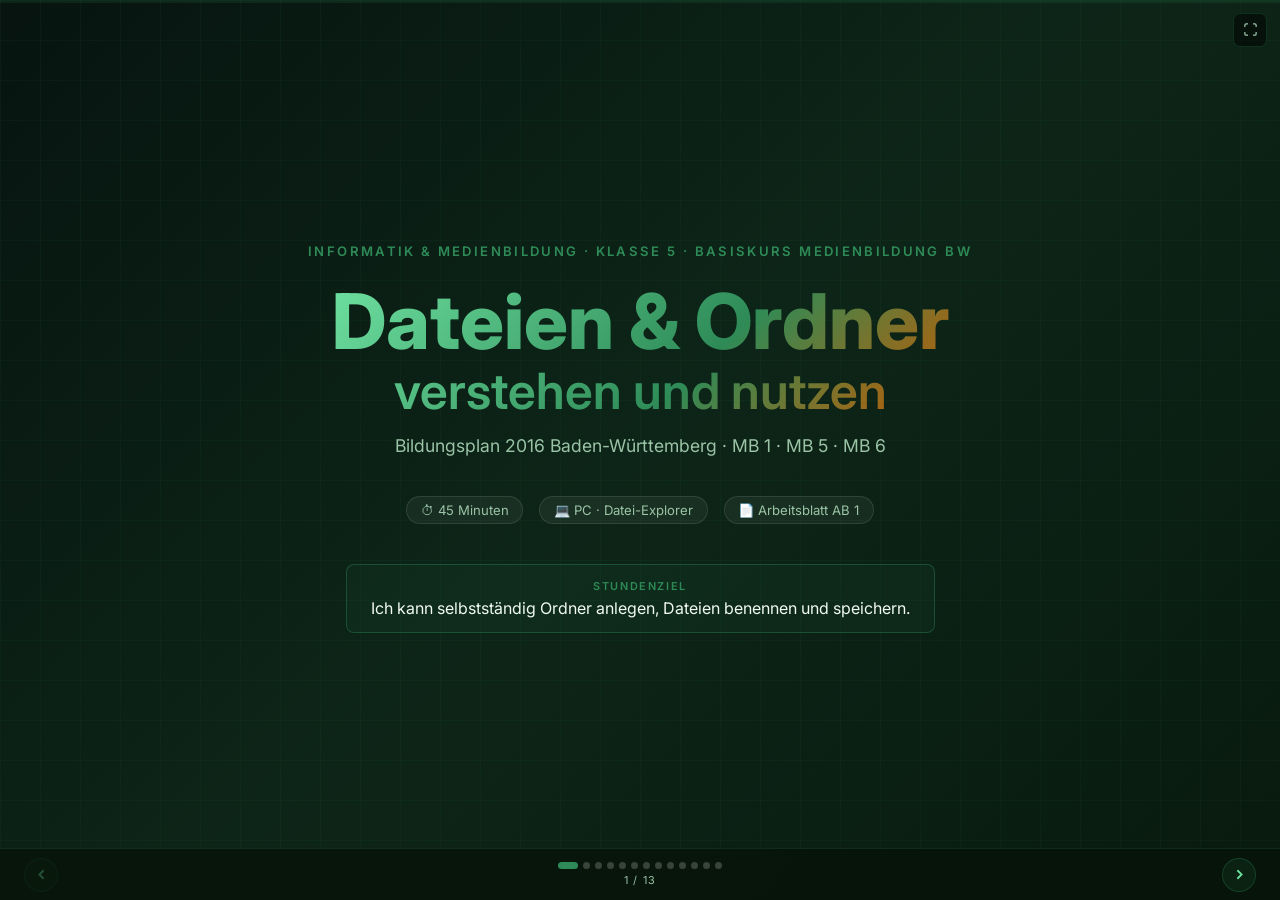
<file: index.html>
<!DOCTYPE html>
<html lang="de">

<head>
  <meta charset="UTF-8" />
  <meta name="viewport" content="width=device-width, initial-scale=1.0" />
  <title>Dateien & Ordner – Informatik Klasse 5</title>
  <link rel="preconnect" href="https://fonts.googleapis.com" />
  <link href="https://fonts.googleapis.com/css2?family=Inter:wght@300;400;500;600;700;800&display=swap"
    rel="stylesheet" />
  <link rel="stylesheet" href="style.css" />
  <link rel="stylesheet" href="schueler.css" />
</head>

<body>
  <div class="presentation" id="presentation">

    <!-- SLIDE 1 – TITEL -->
    <section class="slide slide--title" id="slide-1" data-slide="1">
      <div class="slide__content slide__content--centered">
        <div class="eyebrow">Informatik & Medienbildung · Klasse 5 · Basiskurs Medienbildung BW</div>
        <h1 class="title-main">Dateien &amp; Ordner<br><span>verstehen und nutzen</span></h1>
        <p class="title-sub">Bildungsplan 2016 Baden-Württemberg · MB 1 · MB 5 · MB 6</p>
        <div class="title-meta">
          <span>⏱ 45 Minuten</span>
          <span>💻 PC · Datei-Explorer</span>
          <span>📄 Arbeitsblatt AB 1</span>
        </div>
        <div class="title-lf">
          <span class="lf-label">Stundenziel</span>
          <span>Ich kann selbstständig Ordner anlegen, Dateien benennen und speichern.</span>
        </div>
      </div>
      <div class="bg-grid"></div>
    </section>

    <!-- SLIDE 2 – EINSTIEG -->
    <section class="slide" id="slide-2" data-slide="2">
      <div class="slide__content">
        <div class="phase-badge phase--einstieg">Phase 1 · Einstieg · 5 Min.</div>
        <h2 class="slide__heading">Was ist hier das Problem?</h2>
        <div class="einstieg-layout">
          <div class="desktop-chaos">
            <div class="chaos-label">🖥️ Desktop einer 5.-Klässlerin:</div>
            <div class="chaos-files">
              <span class="file-icon">📄 hausaufgaben.docx</span>
              <span class="file-icon">📄 bild1.jpg</span>
              <span class="file-icon">📄 NEU NEU.docx</span>
              <span class="file-icon">📄 asdfgh.pptx</span>
              <span class="file-icon">📄 Deutsch Referat FINAL(2).docx</span>
              <span class="file-icon">📄 unbenannt.jpg</span>
              <span class="file-icon">📄 Mathe HA 23.04.docx</span>
              <span class="file-icon">📄 kopie von kopie.docx</span>
              <span class="file-icon">📄 bild neu2.png</span>
              <span class="file-icon">📄 Praesentation endgültig FINAL.pptx</span>
              <span class="file-icon">📄 ?.docx</span>
              <span class="file-icon">📄 test123.docx</span>
            </div>
          </div>
          <div class="screenshot-placeholder" id="sp-einstieg">
            <div class="sp-icon">📷</div>
            <div class="sp-label">Screenshot: Echter unordentlicher Ordner</div>
            <div class="sp-hint">Bild hier einfügen (Datei: einstieg.png im selben Ordner)</div>
            <img src="einstieg.png" alt="Unordentlicher Ordner" />
          </div>
        </div>
        <div class="impulse-row">
          <div class="impulse-box">
            <span class="imp-icon">💬</span>
            <p>Könnt ihr die <strong>Hausaufgaben-Datei von letzter Woche</strong> finden?</p>
          </div>
          <div class="impulse-box impulse-box--frage">
            <span class="imp-icon">❓</span>
            <p>Was ist hier das <strong>Problem</strong>? Was würdest du <strong>ändern</strong>?</p>
          </div>
        </div>
      </div>
    </section>

    <!-- SLIDE 3 – THEORIE: DATEI vs ORDNER -->
    <section class="slide" id="slide-3" data-slide="3">
      <div class="slide__content">
        <div class="phase-badge phase--erarbeitung">Phase 2 · Erarbeitung I · Theorie · 10 Min.</div>
        <h2 class="slide__heading">Datei vs. Ordner – Was ist der Unterschied?</h2>
        <div class="konzept-grid">
          <div class="konzept-card konzept-card--ordner">
            <div class="kk-icon">📁</div>
            <h3>Ordner</h3>
            <p>Ein <strong>Behälter</strong> für Dateien und andere Ordner.</p>
            <div class="kk-analogie">= Hefter / Schublade</div>
            <div class="kk-examples"><span>.Informatik_5</span><span>Bilder</span><span>Aufgaben</span></div>
          </div>
          <div class="konzept-vs">VS.</div>
          <div class="konzept-card konzept-card--datei">
            <div class="kk-icon">📄</div>
            <h3>Datei</h3>
            <p>Ein <strong>einzelnes gespeichertes Dokument</strong>, Bild oder Programm.</p>
            <div class="kk-analogie">= Blatt Papier im Hefter</div>
            <div class="kk-examples"><span>bericht.docx</span><span>foto.jpg</span><span>praesi.pptx</span></div>
          </div>
        </div>
      </div>
    </section>

    <!-- SLIDE 4 – DATEI-EXPLORER AUFBAU (NEU) -->
    <section class="slide" id="slide-4" data-slide="4">
      <div class="slide__content">
        <div class="phase-badge phase--erarbeitung">Phase 2 · Erarbeitung I · Datei-Explorer · 10 Min.</div>
        <h2 class="slide__heading">Der Datei-Explorer – Aufbau &amp; Bereiche</h2>
        <div class="explorer-split">
          <div class="explorer-info">
            <div class="explorer-aufbau">
              <div class="ea-label">🔍 Öffnen: <kbd>⊞ Windows</kbd> + <kbd>E</kbd></div>
              <div class="ea-bereiche">
                <div class="ea-bereich"><span class="ea-num">①</span> <strong>Navigationsbereich</strong> (links) –
                  Ordnerstruktur / Laufwerke</div>
                <div class="ea-bereich"><span class="ea-num">②</span> <strong>Inhaltsbereich</strong> (rechts) – Dateien
                  &amp; Ordner des gewählten Ordners</div>
                <div class="ea-bereich"><span class="ea-num">③</span> <strong>Adressleiste</strong> (oben) – zeigt den
                  aktuellen Pfad</div>
              </div>
            </div>
            <div class="merkbox" style="margin-top:1rem">💡 Der <strong>Pfad</strong> zeigt dir genau, wo eine Datei
              liegt, z.&nbsp;B. <code>H:\Informatik_5\Aufgaben\</code></div>
          </div>
          <div class="screenshot-placeholder" id="sp-explorer">
            <div class="sp-icon">📷</div>
            <div class="sp-label">Screenshot: Datei-Explorer mit Beschriftung</div>
            <div class="sp-hint">Bild hier einfügen (Datei: explorer.png im selben Ordner)</div>
            <img src="explorer.png" alt="Datei-Explorer Aufbau" />
          </div>
        </div>
      </div>
    </section>

    <!-- SLIDE 5 – BENENNUNGSREGELN -->
    <section class="slide" id="slide-5" data-slide="5">
      <div class="slide__content">
        <div class="phase-badge phase--erarbeitung">Phase 2 · Erarbeitung I · Benennungsregeln · 10 Min.</div>
        <h2 class="slide__heading">Regeln für gute Datei- &amp; Ordnernamen</h2>
        <div class="konzept-grid" style="flex:1">
          <div class="konzept-card" style="border-color:rgba(46,139,87,.4);background:rgba(46,139,87,.07);flex:1">
            <div class="kk-icon">✅</div>
            <h3 style="color:#6EE0A0">Gute Namen</h3>
            <div style="display:flex;flex-direction:column;gap:.5rem;text-align:left;font-size:.88rem">
              <div>📌 Aussagekräftig: <code>Mathe_HA_Kapitel3.docx</code></div>
              <div>📌 Datum wenn sinnvoll: <code>Referat_Rom_2025-04.pptx</code></div>
              <div>📌 Unterstrich statt Leerzeichen: <code>Mein_Bericht.docx</code></div>
              <div>📌 Nur Buchstaben, Zahlen, Bindestrich, Unterstrich</div>
            </div>
          </div>
          <div class="konzept-vs" style="color:var(--orange)">VS.</div>
          <div class="konzept-card" style="border-color:rgba(200,90,0,.4);background:rgba(200,90,0,.07);flex:1">
            <div class="kk-icon">❌</div>
            <h3 style="color:#F5A060">Schlechte Namen</h3>
            <div style="display:flex;flex-direction:column;gap:.5rem;text-align:left;font-size:.88rem">
              <div>⚠️ Nichtssagend: <code>unbenannt.docx</code>, <code>NEU.docx</code></div>
              <div>⚠️ Sonderzeichen: <code>Aufsätz!&amp;Co.docx</code></div>
              <div>⚠️ Leerzeichen am Anfang: <code> bericht.docx</code></div>
              <div>⚠️ Durchnummeriert ohne Inhalt: <code>datei1, datei2, datei3</code></div>
            </div>
          </div>
        </div>
        <div class="merkbox">💡 <strong>Faustregel:</strong> Kann ich in 6 Monaten noch erkennen, was in dieser Datei
          ist?</div>
      </div>
    </section>

    <!-- SLIDE 6 – DATEIERWEITERUNGEN -->
    <section class="slide" id="slide-6" data-slide="6">
      <div class="slide__content">
        <div class="phase-badge phase--erarbeitung">Phase 2 · Erarbeitung I · Dateierweiterungen · 10 Min.</div>
        <h2 class="slide__heading">Dateierweiterungen – Was steckt hinter dem Punkt?</h2>
        <p class="aufgabe-intro">Die Dateiendung zeigt, <strong>welches Programm</strong> eine Datei öffnet und was sie
          enthält.</p>
        <div class="endungen-grid" style="max-width:100%;flex:1">
          <div class="endungen-col">
            <div class="endung-item"><span class="endung-tag">.docx</span></div>
            <div class="endung-item"><span class="endung-tag">.pptx</span></div>
            <div class="endung-item"><span class="endung-tag">.jpg / .png</span></div>
            <div class="endung-item"><span class="endung-tag">.xlsx</span></div>
            <div class="endung-item"><span class="endung-tag">.mp3</span></div>
            <div class="endung-item"><span class="endung-tag">.pdf</span></div>
          </div>
          <div class="endungen-arrows">→<br />→<br />→<br />→<br />→<br />→</div>
          <div class="endungen-col">
            <div class="prog-item">🔵 Microsoft Word – Textdokument</div>
            <div class="prog-item">🟣 Microsoft PowerPoint – Präsentation</div>
            <div class="prog-item">🖼️ Bildbetrachter (Windows Fotos) – Bild</div>
            <div class="prog-item">🟠 Microsoft Excel – Tabelle</div>
            <div class="prog-item">🎵 Musikplayer – Audiodatei</div>
            <div class="prog-item">🔴 Adobe Reader / Browser – PDF-Dokument</div>
          </div>
        </div>
        <div class="merkbox">💡 <strong>Merkhilfe:</strong> Dateiname<strong>.</strong>Erweiterung – z. B.
          <code>Hausaufgaben<strong>.docx</strong></code> → Word-Datei</div>
      </div>
    </section>

    <!-- SLIDE 7 – SHORTCUTS -->
    <section class="slide" id="slide-7" data-slide="7">
      <div class="slide__content">
        <div class="phase-badge phase--erarbeitung">Phase 2 · Erarbeitung I · Shortcuts · 10 Min.</div>
        <h2 class="slide__heading">Die wichtigsten Tastenkürzel</h2>
        <div class="shortcuts-grid">
          <div class="shortcut-card shortcut-card--copy">
            <div class="sc-keys"><kbd>Strg</kbd>+<kbd>C</kbd></div>
            <div class="sc-icon">📋</div>
            <div class="sc-name">Kopieren</div>
            <div class="sc-desc">Das Original bleibt am alten Ort erhalten – <strong>eine Kopie</strong> wird erstellt.
            </div>
          </div>
          <div class="shortcut-card shortcut-card--cut">
            <div class="sc-keys"><kbd>Strg</kbd>+<kbd>X</kbd></div>
            <div class="sc-icon">✂️</div>
            <div class="sc-name">Ausschneiden</div>
            <div class="sc-desc">Das Original wird <strong>entfernt</strong> und woanders eingefügt.</div>
          </div>
          <div class="shortcut-card shortcut-card--paste">
            <div class="sc-keys"><kbd>Strg</kbd>+<kbd>V</kbd></div>
            <div class="sc-icon">📌</div>
            <div class="sc-name">Einfügen</div>
            <div class="sc-desc">Fügt das Kopierte oder Ausgeschnittene <strong>an der neuen Stelle</strong> ein.</div>
          </div>
          <div class="shortcut-card shortcut-card--undo">
            <div class="sc-keys"><kbd>Strg</kbd>+<kbd>Z</kbd></div>
            <div class="sc-icon">↩️</div>
            <div class="sc-name">Rückgängig</div>
            <div class="sc-desc">Macht den <strong>letzten Schritt</strong> rückgängig. Sehr nützlich!</div>
          </div>
          <div class="shortcut-card shortcut-card--all">
            <div class="sc-keys"><kbd>Strg</kbd>+<kbd>A</kbd></div>
            <div class="sc-icon">🔲</div>
            <div class="sc-name">Alles auswählen</div>
            <div class="sc-desc">Markiert <strong>alle Dateien</strong> im aktuellen Ordner.</div>
          </div>
          <div class="shortcut-card shortcut-card--explorer">
            <div class="sc-keys"><kbd>⊞</kbd>+<kbd>E</kbd></div>
            <div class="sc-icon">📂</div>
            <div class="sc-name">Datei-Explorer</div>
            <div class="sc-desc">Öffnet den Datei-Explorer <strong>sofort</strong>.</div>
          </div>
        </div>
        <div class="merkbox">
          💡 <strong>Merkhilfe:</strong> C = <em>C</em>opy · X = Schere (Kreuz) · V = klebt ein
        </div>
      </div>
    </section>

    <!-- SLIDE 8 – AUFGABE 1 -->
    <section class="slide slide--aufgabe" id="slide-8" data-slide="8">
      <div class="slide__content">
        <div class="phase-badge phase--aufgabe">⚙️ Aufgabe 1 · Begriffe zuordnen · AB 1</div>
        <h2 class="slide__heading">Was ist was? Ordne zu! <span class="mb-tag">[MB 1]</span></h2>
        <p class="aufgabe-intro">Schreibe die passende Zahl in das Kästchen. <strong>Klicke auf eine Erklärung</strong>
          um die Lösung aufzudecken! 👆</p>
        <div class="zuordnung-layout">
          <div class="zuordnung-col">
            <div class="zu-header">Begriffe</div>
            <div class="zu-item"><span class="zu-num">1</span> Datei</div>
            <div class="zu-item"><span class="zu-num">2</span> Ordner</div>
            <div class="zu-item"><span class="zu-num">3</span> Dateiname</div>
            <div class="zu-item"><span class="zu-num">4</span> Dateiendung</div>
            <div class="zu-item"><span class="zu-num">5</span> Datei-Explorer</div>
            <div class="zu-item"><span class="zu-num">6</span> Schüleraccount</div>
            <div class="zu-item"><span class="zu-num">7</span> Kopieren (Strg+C)</div>
            <div class="zu-item"><span class="zu-num">8</span> Ausschneiden (Strg+X)</div>
            <div class="zu-item"><span class="zu-num">9</span> Einfügen (Strg+V)</div>
          </div>
          <div class="zuordnung-col">
            <div class="zu-header">Erklärungen</div>
            <div class="zu-item zu-item--leer" data-answer="5"><span class="zu-box">[ ]</span> Das Programm in Windows,
              mit dem ich Dateien und Ordner verwalte.</div>
            <div class="zu-item zu-item--leer" data-answer="2"><span class="zu-box">[ ]</span> Ein Behälter für andere
              Dateien oder Ordner – wie ein Hefter.</div>
            <div class="zu-item zu-item--leer" data-answer="6"><span class="zu-box">[ ]</span> Mein persönlicher Bereich
              auf dem Schulcomputer (H:\ oder S:\).</div>
            <div class="zu-item zu-item--leer" data-answer="4"><span class="zu-box">[ ]</span> Die Abkürzung hinter dem
              Punkt im Dateinamen, z. B. .docx oder .jpg.</div>
            <div class="zu-item zu-item--leer" data-answer="1"><span class="zu-box">[ ]</span> Ein einzelnes
              gespeichertes Dokument, Bild oder Programm.</div>
            <div class="zu-item zu-item--leer" data-answer="3"><span class="zu-box">[ ]</span> Der selbst gewählte Name
              einer Datei, z. B. „Meine_Geschichte".</div>
            <div class="zu-item zu-item--leer" data-answer="9"><span class="zu-box">[ ]</span> Fügt die zuletzt kopierte
              oder ausgeschnittene Datei an der neuen Stelle ein.</div>
            <div class="zu-item zu-item--leer" data-answer="7"><span class="zu-box">[ ]</span> Datei wird dupliziert –
              das Original bleibt am alten Ort erhalten.</div>
            <div class="zu-item zu-item--leer" data-answer="8"><span class="zu-box">[ ]</span> Datei wird aus dem alten
              Ort entfernt und woanders eingefügt.</div>
          </div>
        </div>
      </div>
    </section>

    <!-- SLIDE 9 – AB 2: SPICKZETTEL -->
    <section class="slide slide--aufgabe" id="slide-9" data-slide="9">
      <div class="slide__content">
        <div class="phase-badge phase--aufgabe">⚙️ Aufgabe 2 · Shortcuts-Spickzettel · AB 1</div>
        <h2 class="slide__heading">Mein Shortcuts-Spickzettel <span class="mb-tag">[MB 1]</span></h2>
        <p class="aufgabe-intro">Trage die fehlenden Informationen ein und schneide den Spickzettel aus – er hilft dir
          in jeder Stunde!</p>
        <div class="spickzettel">
          <div class="sz-header">✂️ – – – – – – – – – – – – – – – – – – – – – – – – – – – – – – –</div>
          <div class="sz-title">📌 Mein Shortcuts-Spickzettel</div>
          <div class="sz-table">
            <div class="sz-row sz-row--head">
              <span>Tastenkürzel</span><span>Aktion</span><span>Merkhilfe</span>
            </div>
            <div class="sz-row">
              <span><kbd>Strg</kbd>+<kbd>C</kbd></span>
              <span><span class="spoiler">Kopieren</span></span>
              <span>Original bleibt erhalten</span>
            </div>
            <div class="sz-row">
              <span><kbd>Strg</kbd>+<kbd>X</kbd></span>
              <span><span class="spoiler">Ausschneiden</span></span>
              <span>Original wird entfernt</span>
            </div>
            <div class="sz-row">
              <span><kbd>Strg</kbd>+<kbd>V</kbd></span>
              <span><span class="spoiler">Einfügen</span></span>
              <span>Fügt ein</span>
            </div>
            <div class="sz-row">
              <span><kbd>Strg</kbd>+<kbd>Z</kbd></span>
              <span>Rückgängig</span>
              <span>Letzten Schritt zurück</span>
            </div>
            <div class="sz-row">
              <span><kbd>Strg</kbd>+<kbd>A</kbd></span>
              <span>Alles auswählen</span>
              <span>Alle Dateien markieren</span>
            </div>
            <div class="sz-row">
              <span><kbd>⊞</kbd>+<kbd>E</kbd></span>
              <span>Datei-Explorer öffnen</span>
              <span>Schnell in den Explorer</span>
            </div>
          </div>
          <div class="sz-footer">✂️ – – – – – – – – – – – – – – – – – – – – – – – – – – – – – – –</div>
        </div>
      </div>
    </section>

    <!-- SLIDE 10 – AB 3: ORDNERSTRUKTUR -->
    <section class="slide slide--aufgabe" id="slide-10" data-slide="10">
      <div class="slide__content">
        <div class="phase-badge phase--aufgabe">⚙️ Aufgabe 3 · Ordnerstruktur anlegen · AB 1 · EA 15 Min.</div>
        <h2 class="slide__heading">Ordnerstruktur anlegen &amp; Shortcuts üben <span class="mb-tag">[MB 1, MB 5]</span>
        </h2>
        <div class="aufgabe2-layout">
          <div class="schritte-col">
            <div class="schritt-item schritt-item--ordner">
              <span class="schritt-num">①</span>
              <div><strong>Datei-Explorer öffnen</strong><br />Drücke <kbd>⊞</kbd> + <kbd>E</kbd></div>
            </div>
            <div class="schritt-item schritt-item--ordner">
              <span class="schritt-num">②</span>
              <div><strong>Schüleraccount öffnen</strong><br />Laufwerk H:\ oder S:\</div>
            </div>
            <div class="schritt-item schritt-item--ordner">
              <span class="schritt-num">③</span>
              <div><strong>Neuen Ordner anlegen:</strong><br /><code>Informatik_5</code></div>
            </div>
            <div class="schritt-item schritt-item--ordner">
              <span class="schritt-num">④</span>
              <div><strong>3 Unterordner erstellen:</strong><br /><code>Aufgaben</code> · <code>Praesentationen</code> ·
                <code>Bilder</code></div>
            </div>
            <div class="schritt-item schritt-item--copy">
              <span class="schritt-num">⑤</span>
              <div>
                <strong>KOPIEREN:</strong> Klicke eine Datei an →
                <kbd>Strg</kbd>+<kbd>C</kbd> →
                Ordner „Aufgaben" öffnen →
                <kbd>Strg</kbd>+<kbd>V</kbd>
                <div class="check-frage">✏️ Ist die Datei noch am alten Ort? <strong>Ja / Nein</strong></div>
              </div>
            </div>
            <div class="schritt-item schritt-item--cut">
              <span class="schritt-num">⑥</span>
              <div>
                <strong>AUSSCHNEIDEN:</strong> Dieselbe Datei →
                <kbd>Strg</kbd>+<kbd>X</kbd> →
                Ordner „Praesentationen" →
                <kbd>Strg</kbd>+<kbd>V</kbd>
                <div class="check-frage">✏️ Ist die Datei noch am alten Ort? <strong>Ja / Nein</strong></div>
              </div>
            </div>
            <div class="schritt-item schritt-item--reflect">
              <span class="schritt-num">⑦</span>
              <div><strong>Erkläre den Unterschied in einem Satz:</strong><br />
                <span class="spoiler" style="margin-top:.4rem;display:inline-block">Beim Kopieren bleibt die
                  Originaldatei erhalten, beim Ausschneiden wird sie an den neuen Ort verschoben.</span>
              </div>
            </div>
            <div class="schritt-item schritt-item--partner">
              <span class="schritt-num">⑧</span>
              <div><strong>Zeige deiner Sitznachbarin / deinem Sitznachbarn</strong> die Struktur. Kontrolliert
                gegenseitig!</div>
            </div>
          </div>
          <div class="struktur-viz">
            <div class="viz-label">🗂️ Ziel-Struktur</div>
            <div class="viz-tree">
              <div class="vt-root">📁 Schüleraccount (H:\)</div>
              <div class="vt-level1">📁 Informatik_5</div>
              <div class="vt-level2">📁 Aufgaben</div>
              <div class="vt-level2">📁 Praesentationen</div>
              <div class="vt-level2">📁 Bilder</div>
            </div>
          </div>
        </div>
      </div>
    </section>


    <!-- SLIDE 11 – AB 4: BESCHRIFTE DEN DATEI-EXPLORER -->
    <section class="slide slide--aufgabe" id="slide-11" data-slide="11">
      <div class="slide__content">
        <div class="phase-badge phase--aufgabe">⚙️ Aufgabe 4 · Beschrifte den Datei-Explorer · AB 1</div>
        <h2 class="slide__heading">Beschrifte den Datei-Explorer <span class="mb-tag">[MB 1]</span></h2>
        <p class="aufgabe-intro">Die drei Bereiche im Datei-Explorer sind mit Nummern markiert. Schreibe den richtigen
          Begriff aus dem Wortkasten in die Zeile.</p>
        <div class="explorer-split">
          <div class="explorer-info">
            <div class="merkbox" style="margin-bottom:1rem">📓 <strong>Wortkasten:</strong> &nbsp; Adressleiste
              &nbsp;·&nbsp; Navigationsbereich &nbsp;·&nbsp; Inhaltsbereich</div>
            <div class="beschrifte-grid">
              <div class="beschrifte-item">
                <span class="beschrifte-num">1</span>
                <span class="spoiler">Adressleiste</span>
              </div>
              <div class="beschrifte-item">
                <span class="beschrifte-num">2</span>
                <span class="spoiler">Navigationsbereich</span>
              </div>
              <div class="beschrifte-item">
                <span class="beschrifte-num">3</span>
                <span class="spoiler">Inhaltsbereich</span>
              </div>
            </div>
            <div class="merkbox" style="margin-top:1rem">💡 <strong>Tipp:</strong> Schaue dir nochmal Folie 4 an – dort
              haben wir den Explorer besprochen!</div>
          </div>
          <div class="screenshot-placeholder" id="sp-beschrifte">
            <div class="sp-icon">📷</div>
            <div class="sp-label">Screenshot: Datei-Explorer mit Nummern (1, 2, 3)</div>
            <div class="sp-hint">Bild hier einfügen (Datei: explorer_num.png)</div>
            <img src="explorer_num.png" alt="Datei-Explorer beschriften" />
          </div>
        </div>
      </div>
    </section>

    <!-- SLIDE 12 – AB 5: ERWEITERUNG -->
    <section class="slide slide--aufgabe" id="slide-12" data-slide="12">
      <div class="slide__content">
        <div class="phase-badge phase--erweiterung">⭐ Aufgabe 5 · Erweiterung · schnelle SuS</div>
        <h2 class="slide__heading">Welches Programm öffnet diese Datei? <span class="mb-tag">[MB 1]</span></h2>
        <p class="aufgabe-intro">Klicke auf das Programm, um es aufzudecken! 👆</p>
        <div class="endungen-grid">
          <div class="endungen-col">
            <div class="endung-item"><span class="endung-tag">.docx</span></div>
            <div class="endung-item"><span class="endung-tag">.pptx</span></div>
            <div class="endung-item"><span class="endung-tag">.jpg / .png</span></div>
            <div class="endung-item"><span class="endung-tag">.xlsx</span></div>
            <div class="endung-item"><span class="endung-tag">.mp3</span></div>
            <div class="endung-item"><span class="endung-tag">.pdf</span></div>
          </div>
          <div class="endungen-arrows">→<br />→<br />→<br />→<br />→<br />→</div>
          <div class="endungen-col">
            <div class="prog-item"><span class="spoiler">🔵 Microsoft Word</span></div>
            <div class="prog-item"><span class="spoiler">🟣 Microsoft PowerPoint</span></div>
            <div class="prog-item"><span class="spoiler">🖼️ Bildbetrachter (Windows Fotos)</span></div>
            <div class="prog-item"><span class="spoiler">🟠 Microsoft Excel</span></div>
            <div class="prog-item"><span class="spoiler">🎵 Musikplayer</span></div>
            <div class="prog-item"><span class="spoiler">🔴 Adobe Reader / Browser</span></div>
          </div>
        </div>
        <div class="loesung-hinweis">
          💡 <strong>Tipp:</strong> Achte auf die Dateiendung – sie verrät dir, welches Programm du brauchst!
        </div>
      </div>
    </section>

    <!-- SLIDE 13 – AB 6: MERKREGEL -->
    <section class="slide slide--aufgabe" id="slide-13" data-slide="13">
      <div class="slide__content">
        <div class="phase-badge phase--abschluss">📝 Aufgabe 6 · Merkregel · Sicherung &amp; Abschluss</div>
        <h2 class="slide__heading">Meine Merkregel <span class="mb-tag">[MB 6]</span></h2>
        <p class="aufgabe-intro">Ergänze die Sätze in deinem Arbeitsblatt:</p>
        <div class="merkregel-grid">
          <div class="merkregel-item">
            <span class="mr-num">①</span>
            <span>Ein Ordner ist wie ein <span class="spoiler">ein Hefter / eine Schublade</span>, weil er <span
                class="spoiler">Dateien und andere Ordner enthält</span>.</span>
          </div>
          <div class="merkregel-item">
            <span class="mr-num">②</span>
            <span>Eine Datei erkenne ich an ihrer Dateiendung, z. B. <code>.docx</code> steht für <span
                class="spoiler">Microsoft Word Dokument</span>.</span>
          </div>
          <div class="merkregel-item">
            <span class="mr-num">③</span>
            <span>Beim Benennen von Dateien achte ich auf: <span class="spoiler">aussagekräftiger Name, keine
                Sonderzeichen, passende Endung</span>.</span>
          </div>
          <div class="merkregel-item">
            <span class="mr-num">④</span>
            <span>Den Datei-Explorer öffne ich mit: <span class="spoiler">⊞ Windows</span> + <span
                class="spoiler">E</span>.</span>
          </div>
          <div class="merkregel-item">
            <span class="mr-num">⑤</span>
            <span>Beim <strong>Kopieren</strong> bleibt das Original <span class="spoiler">erhalten (Kopie wird
                erstellt)</span>, beim <strong>Ausschneiden</strong> wird es <span class="spoiler">entfernt und woanders
                eingefügt</span>.</span>
          </div>
        </div>

      </div>
    </section>

  </div>

  <!-- Navigation -->
  <nav class="nav" id="nav">
    <button class="nav__btn" id="btn-prev" aria-label="Zurück">
      <svg viewBox="0 0 24 24" fill="none" stroke="currentColor" stroke-width="2.5">
        <polyline points="15 18 9 12 15 6" />
      </svg>
    </button>
    <div class="nav__center">
      <div class="nav__dots" id="nav-dots"></div>
      <div class="nav__counter"><span id="current-slide">1</span> / <span id="total-slides">13</span></div>
    </div>
    <button class="nav__btn" id="btn-next" aria-label="Weiter">
      <svg viewBox="0 0 24 24" fill="none" stroke="currentColor" stroke-width="2.5">
        <polyline points="9 18 15 12 9 6" />
      </svg>
    </button>
  </nav>

  <button class="fullscreen-btn" id="btn-fs" title="Vollbild (F)">
    <svg viewBox="0 0 24 24" fill="none" stroke="currentColor" stroke-width="2">
      <path d="M8 3H5a2 2 0 0 0-2 2v3m18 0V5a2 2 0 0 0-2-2h-3m0 18h3a2 2 0 0 0 2-2v-3M3 16v3a2 2 0 0 0 2 2h3" />
    </svg>
  </button>

  <div class="progress-bar" id="progress-bar"></div>
  <script src="schueler.js"></script>
</body>

</html>
</file>
<file: style.css>
/* Dateien & Ordner – Presentation Styles */
:root {
  --green-dark:  #1B552E;
  --green-mid:   #2E8B57;
  --green-light: #D6EDD9;
  --green-pale:  #EBF5ED;
  --orange:      #C85A00;
  --orange-light:#FFE8D4;
  --blue:        #1565C0;
  --blue-light:  #E3F0FF;
  --purple:      #6A1B9A;
  --purple-light:#F3E5F5;
  --bg:          #0D1F14;
  --bg2:         #132B1C;
  --text:        #F0FAF3;
  --text-dim:    #9BC4A6;
  --card-bg:     rgba(255,255,255,0.05);
  --border:      rgba(255,255,255,0.1);
}

*, *::before, *::after { box-sizing: border-box; margin: 0; padding: 0; }
html, body { width: 100%; height: 100%; overflow: hidden; font-family: 'Inter', sans-serif; background: var(--bg); color: var(--text); }

/* ── Presentation ── */
.presentation { width: 100vw; height: 100vh; position: relative; }
.slide { position: absolute; inset: 0; display: none; flex-direction: column; }
.slide.is-active { display: flex; animation: fadeIn 0.35s ease both; }
@keyframes fadeIn { from { opacity:0; transform:translateX(30px); } to { opacity:1; transform:translateX(0); } }

.slide__content {
  position: relative; z-index:2;
  display: flex; flex-direction: column; gap: 1rem;
  height: 100%; padding: clamp(1.5rem,4vw,3rem) clamp(1.5rem,5vw,4rem) 72px;
}
.slide__content--centered { align-items: center; justify-content: center; text-align: center; }

/* ── BG ── */
.slide:not(.slide--title):not(.slide--aufgabe) { background: linear-gradient(145deg, var(--bg) 0%, var(--bg2) 100%); }
.slide--title { background: linear-gradient(135deg, #071410 0%, #0D2518 50%, #091A0F 100%); }
.slide--aufgabe { background: linear-gradient(140deg, #0E1020 0%, #141826 100%); }
.bg-grid {
  position: absolute; inset: 0; z-index: 1; pointer-events: none;
  background-image: linear-gradient(rgba(46,139,87,0.06) 1px, transparent 1px),
                    linear-gradient(90deg, rgba(46,139,87,0.06) 1px, transparent 1px);
  background-size: 40px 40px;
}

/* ── TITLE ── */
.eyebrow { font-size: clamp(0.65rem,1.1vw,0.82rem); letter-spacing: .18em; text-transform: uppercase; color: var(--green-mid); font-weight: 600; margin-bottom: .3rem; }
.title-main { font-size: clamp(2.4rem,6vw,5.2rem); font-weight: 800; line-height: 1.1; background: linear-gradient(135deg, #6EE0A0 0%, #2E8B57 60%, #C85A00 100%); -webkit-background-clip: text; -webkit-text-fill-color: transparent; background-clip: text; }
.title-main span { display: block; font-size: 0.65em; font-weight: 600; }
.title-sub { font-size: clamp(.85rem,1.4vw,1.1rem); color: var(--text-dim); margin-bottom: 1.5rem; }
.title-meta { display: flex; gap: 1rem; flex-wrap: wrap; justify-content: center; margin-bottom: 1.5rem; }
.title-meta span { font-size: .82rem; color: var(--text-dim); background: rgba(255,255,255,.05); border: 1px solid var(--border); padding: .3rem .85rem; border-radius: 20px; }
.title-lf { border: 1px solid rgba(46,139,87,.4); border-radius: 8px; padding: .9rem 1.5rem; background: rgba(46,139,87,.07); max-width: 620px; display: flex; flex-direction: column; gap: .3rem; }
.lf-label { font-size: .68rem; letter-spacing: .15em; text-transform: uppercase; color: var(--green-mid); font-weight: 600; }

/* ── PHASE BADGE ── */
.phase-badge { display: inline-flex; align-items: center; padding: .22rem .8rem; border-radius: 20px; font-size: .7rem; letter-spacing: .08em; text-transform: uppercase; font-weight: 600; width: fit-content; }
.phase--einstieg    { background: rgba(200,90,0,.2);   color: #F5A060; border: 1px solid rgba(200,90,0,.4); }
.phase--erarbeitung { background: rgba(46,139,87,.2);  color: #7ED4A0; border: 1px solid rgba(46,139,87,.4); }
.phase--aufgabe     { background: rgba(21,101,192,.2); color: #90CAF9; border: 1px solid rgba(21,101,192,.4); }
.phase--erweiterung { background: rgba(106,27,154,.2); color: #CE93D8; border: 1px solid rgba(106,27,154,.4); }
.phase--abschluss   { background: rgba(27,85,46,.3);   color: #A5D6A7; border: 1px solid rgba(27,85,46,.5); }

.slide__heading { font-size: clamp(1.3rem,3vw,2.4rem); font-weight: 700; color: #6EE0A0; line-height: 1.15; }
.mb-tag { font-size: .65em; font-weight: 500; color: var(--text-dim); }

/* ── EINSTIEG LAYOUT ── */
.einstieg-layout { display: grid; grid-template-columns: 1fr 2fr; gap: 1.2rem; flex: 1; }
/* ── EXPLORER SPLIT ── */
.explorer-split { display: grid; grid-template-columns: 1fr 1.2fr; gap: 1.5rem; flex: 1; }
.explorer-info { display: flex; flex-direction: column; }

.desktop-chaos { background: rgba(0,0,0,.4); border: 1px solid var(--border); border-radius: 10px; padding: 1rem 1.2rem; }
.chaos-label { font-size: .78rem; color: var(--text-dim); margin-bottom: .6rem; }
.chaos-files { display: flex; flex-wrap: wrap; gap: .5rem; }
.file-icon { font-size: .8rem; background: rgba(255,255,255,.06); border: 1px solid var(--border); padding: .3rem .6rem; border-radius: 5px; color: var(--text-dim); }
.impulse-row { display: grid; grid-template-columns: 1fr 1fr; gap: 1rem; }
.impulse-box { display: flex; gap: .8rem; align-items: flex-start; border-radius: 10px; padding: 1rem 1.2rem; background: rgba(200,90,0,.07); border: 1px solid rgba(200,90,0,.25); }
.impulse-box--frage { background: rgba(46,139,87,.07); border-color: rgba(46,139,87,.25); }
.imp-icon { font-size: 1.4rem; }
.impulse-box p { font-size: clamp(.85rem,1.3vw,1rem); line-height: 1.55; }
.impulse-box strong { color: #F5A060; }
.impulse-box--frage strong { color: #7ED4A0; }

/* ── KONZEPT ── */
.konzept-grid { display: flex; align-items: center; gap: 1.5rem; flex: 1; }
.konzept-card { flex: 1; border-radius: 12px; padding: 1.4rem; text-align: center; display: flex; flex-direction: column; gap: .6rem; }
.konzept-card--ordner { background: rgba(46,139,87,.09); border: 1px solid rgba(46,139,87,.35); }
.konzept-card--datei  { background: rgba(21,101,192,.09); border: 1px solid rgba(21,101,192,.35); }
.kk-icon { font-size: 2.5rem; }
.konzept-card h3 { font-size: 1.3rem; font-weight: 700; color: #6EE0A0; }
.konzept-card--datei h3 { color: #90CAF9; }
.konzept-card p { font-size: .9rem; line-height: 1.5; }
.kk-analogie { font-size: .8rem; font-style: italic; color: var(--text-dim); border-top: 1px solid var(--border); padding-top: .5rem; }
.kk-examples { display: flex; flex-wrap: wrap; gap: .4rem; justify-content: center; }
.kk-examples span { font-size: .75rem; font-family: monospace; background: rgba(255,255,255,.07); padding: .2rem .5rem; border-radius: 4px; color: var(--text-dim); }
.konzept-vs { font-size: 1.5rem; font-weight: 800; color: var(--orange); flex-shrink: 0; }
.explorer-aufbau { background: rgba(0,0,0,.3); border: 1px solid var(--border); border-radius: 10px; padding: .9rem 1.2rem; }
.ea-label { font-size: .9rem; margin-bottom: .6rem; }
.ea-bereiche { display: flex; gap: 1.5rem; flex-wrap: wrap; }
.ea-bereich { font-size: .85rem; display: flex; align-items: center; gap: .4rem; }
.ea-num { background: var(--green-mid); color: #fff; border-radius: 50%; width: 20px; height: 20px; display: flex; align-items: center; justify-content: center; font-size: .72rem; font-weight: 700; flex-shrink: 0; }

/* ── SHORTCUTS ── */
.shortcuts-grid { display: grid; grid-template-columns: repeat(3,1fr); gap: .9rem; flex: 1; }
.shortcut-card { border-radius: 10px; padding: 1rem; display: flex; flex-direction: column; gap: .4rem; border: 1px solid var(--border); background: var(--card-bg); }
.shortcut-card--copy   { border-color: rgba(46,139,87,.4);   background: rgba(46,139,87,.07); }
.shortcut-card--cut    { border-color: rgba(200,90,0,.4);    background: rgba(200,90,0,.07); }
.shortcut-card--paste  { border-color: rgba(21,101,192,.4);  background: rgba(21,101,192,.07); }
.shortcut-card--undo   { border-color: rgba(106,27,154,.35); background: rgba(106,27,154,.06); }
.shortcut-card--all    { border-color: rgba(255,255,255,.15); }
.shortcut-card--explorer { border-color: rgba(46,139,87,.4); background: rgba(46,139,87,.07); }
.sc-keys { display: flex; gap: .3rem; align-items: center; margin-bottom: .2rem; }
.sc-icon { font-size: 1.4rem; }
.sc-name { font-size: .95rem; font-weight: 700; color: #6EE0A0; }
.sc-desc { font-size: .8rem; line-height: 1.5; color: var(--text-dim); }
.sc-desc strong { color: var(--text); }
.merkbox { background: rgba(200,90,0,.1); border: 1px solid rgba(200,90,0,.3); border-radius: 8px; padding: .6rem 1rem; font-size: .88rem; }

/* ── AUFGABE 1 ZUORDNUNG ── */
.aufgabe-intro { font-size: .9rem; color: var(--text-dim); }
.zuordnung-layout { display: grid; grid-template-columns: 1fr 1.8fr; gap: 1.5rem; flex: 1; overflow: auto; }
.zuordnung-col { display: flex; flex-direction: column; gap: .3rem; }
.zu-header { font-size: .72rem; letter-spacing: .12em; text-transform: uppercase; color: var(--green-mid); font-weight: 600; padding: .3rem .5rem; background: rgba(46,139,87,.12); border-radius: 6px; margin-bottom: .2rem; }
.zu-item { display: flex; align-items: center; gap: .5rem; font-size: .83rem; padding: .35rem .5rem; background: rgba(255,255,255,.03); border: 1px solid var(--border); border-radius: 6px; }
.zu-item--leer { color: var(--text-dim); }
.zu-num { background: var(--green-mid); color: #fff; border-radius: 50%; width: 20px; height: 20px; display: flex; align-items: center; justify-content: center; font-size: .72rem; font-weight: 700; flex-shrink: 0; }
.zu-box { font-family: monospace; color: var(--orange); font-weight: 700; }

/* ── AUFGABE 2 ── */
.aufgabe2-layout { display: grid; grid-template-columns: 1.6fr 1fr; gap: 1.5rem; flex: 1; }
.schritte-col { display: flex; flex-direction: column; gap: .5rem; overflow: auto; }
.schritt-item { display: flex; gap: .7rem; align-items: flex-start; padding: .55rem .8rem; border-radius: 8px; font-size: .83rem; line-height: 1.5; border: 1px solid var(--border); background: rgba(255,255,255,.03); }
.schritt-item--ordner { border-color: rgba(46,139,87,.3); background: rgba(46,139,87,.05); }
.schritt-item--copy   { border-color: rgba(21,101,192,.3); background: rgba(21,101,192,.06); }
.schritt-item--cut    { border-color: rgba(200,90,0,.3);   background: rgba(200,90,0,.06); }
.schritt-item--reflect { border-color: rgba(106,27,154,.3); background: rgba(106,27,154,.06); }
.schritt-item--partner { border-color: rgba(46,139,87,.3); background: rgba(46,139,87,.06); }
.schritt-num { font-size: .8rem; font-weight: 700; color: var(--green-mid); flex-shrink: 0; margin-top: .1rem; }
.check-frage { font-size: .78rem; margin-top: .3rem; background: rgba(255,255,255,.05); padding: .25rem .5rem; border-radius: 4px; color: var(--text-dim); }
.check-frage strong { color: var(--text); }
.linie { border-bottom: 1px solid rgba(255,255,255,.2); display: inline-block; min-width: 200px; }
.struktur-viz { border: 1px solid rgba(46,139,87,.3); border-radius: 12px; background: rgba(46,139,87,.05); padding: 1.2rem; display: flex; flex-direction: column; gap: .6rem; }
.viz-label { font-size: .72rem; letter-spacing: .1em; text-transform: uppercase; color: var(--green-mid); font-weight: 600; }
.viz-tree { display: flex; flex-direction: column; gap: .3rem; font-family: monospace; font-size: .88rem; }
.vt-root  { padding: .3rem .5rem; background: rgba(46,139,87,.15); border-radius: 5px; }
.vt-level1 { padding: .3rem .5rem .3rem 1.5rem; background: rgba(46,139,87,.1); border-radius: 5px; }
.vt-level2 { padding: .3rem .5rem .3rem 3rem; background: rgba(46,139,87,.06); border-radius: 5px; color: var(--text-dim); }

/* ── SPICKZETTEL ── */
.spickzettel { background: rgba(255,255,255,.04); border: 1px dashed rgba(255,255,255,.2); border-radius: 10px; padding: 1rem 1.5rem; max-width: 760px; }
.sz-header, .sz-footer { font-size: .78rem; color: var(--text-dim); letter-spacing: .1em; margin-bottom: .6rem; }
.sz-footer { margin-top: .6rem; margin-bottom: 0; }
.sz-title { font-size: 1rem; font-weight: 700; color: #6EE0A0; margin-bottom: .8rem; }
.sz-table { display: flex; flex-direction: column; gap: .3rem; }
.sz-row { display: grid; grid-template-columns: 140px 1fr 1fr; gap: .5rem; font-size: .85rem; padding: .35rem .5rem; border-radius: 5px; background: rgba(255,255,255,.03); }
.sz-row--head { background: rgba(46,139,87,.15); font-weight: 600; font-size: .75rem; letter-spacing: .08em; color: var(--green-mid); }
.sz-blank { border-bottom: 1px solid rgba(255,255,255,.2); color: rgba(255,255,255,.25); font-style: italic; }

/* ── ENDUNGEN ── */
.endungen-grid { display: grid; grid-template-columns: auto auto 1fr; gap: 1rem; align-items: center; flex: 1; max-width: 700px; }
.endungen-col { display: flex; flex-direction: column; gap: .65rem; }
.endung-item { display: flex; align-items: center; }
.endung-tag { font-family: monospace; font-size: 1rem; font-weight: 700; background: rgba(46,139,87,.15); border: 1px solid rgba(46,139,87,.35); color: #6EE0A0; padding: .3rem .7rem; border-radius: 6px; }
.endungen-arrows { font-size: 1.2rem; color: var(--text-dim); line-height: 2.5; text-align: center; }
.prog-item { font-size: .9rem; padding: .3rem .5rem; background: rgba(255,255,255,.03); border-radius: 5px; }
.loesung-hinweis { background: rgba(200,90,0,.08); border: 1px solid rgba(200,90,0,.25); border-radius: 8px; padding: .6rem 1rem; font-size: .85rem; margin-top: auto; }

/* ── MERKREGEL ── */
.merkregel-grid { display: flex; flex-direction: column; gap: .7rem; flex: 1; }
.merkregel-item { display: flex; gap: .8rem; align-items: flex-start; font-size: clamp(.82rem,1.3vw,.98rem); line-height: 1.6; background: rgba(255,255,255,.03); border: 1px solid var(--border); border-radius: 8px; padding: .6rem .9rem; }
.mr-num { font-size: .82rem; font-weight: 700; color: var(--green-mid); flex-shrink: 0; margin-top: .15rem; }
.lücke { border-bottom: 1px solid rgba(255,255,255,.3); display: inline-block; min-width: 120px; }
.ausblick-box { border-radius: 10px; padding: .9rem 1.2rem; background: rgba(21,101,192,.09); border: 1px solid rgba(21,101,192,.3); margin-top: auto; }
.ausblick-label { font-size: .72rem; letter-spacing: .12em; text-transform: uppercase; color: #90CAF9; font-weight: 600; margin-bottom: .3rem; }
.ausblick-box p { font-size: .88rem; line-height: 1.55; }

/* ── KBD ── */
/* ── SPOILER ── */
.spoiler {
  display: inline-block; cursor: pointer;
  background: rgba(255,255,255,.15); border-radius: 5px;
  padding: .1rem .55rem; filter: blur(5px);
  user-select: none; transition: all .35s;
  color: rgba(255,255,255,.05); border: 1px dashed rgba(255,255,255,.2);
}
.spoiler:hover { background: rgba(255,255,255,.22); }
.spoiler.revealed { filter: none; background: rgba(78,180,107,.18); color: inherit; border-color: rgba(78,180,107,.4); }
.spoiler-hint { font-size: .7rem; color: var(--text-dim); margin-top: .3rem; display: block; }

/* ── ANSWER BADGE (Aufgabe 1) ── */
.answer-badge {
  display: inline-flex; align-items: center; justify-content: center;
  background: var(--green-mid); color: #fff; border-radius: 50%;
  width: 22px; height: 22px; font-size: .8rem; font-weight: 800;
  opacity: 0; transition: opacity .3s; flex-shrink: 0; margin-left: auto;
}
.answer-badge.show { opacity: 1; }
.zu-item--leer { transition: background .2s; }
.zu-item--leer:hover { background: rgba(46,139,87,.1) !important; }
.zu-item--leer.correct { background: rgba(46,139,87,.12) !important; border-color: rgba(46,139,87,.3) !important; }

/* ── SCREENSHOT PLACEHOLDER ── */
.screenshot-placeholder {
  flex: 1; border: 2px dashed rgba(255,255,255,.2); border-radius: 12px;
  display: flex; flex-direction: column; align-items: center; justify-content: center;
  gap: .6rem; color: var(--text-dim); font-size: .88rem; background: rgba(255,255,255,.03);
  min-height: 160px;
}
.screenshot-placeholder .sp-icon { font-size: 2.5rem; }
.screenshot-placeholder .sp-label { font-weight: 600; color: var(--text-dim); }
.screenshot-placeholder .sp-hint { font-size: .75rem; opacity: .7; }
.screenshot-placeholder img { width: 100%; height: 100%; object-fit: contain; border-radius: 10px; display: none; }
.screenshot-placeholder.has-image img { display: block; }
.screenshot-placeholder.has-image .sp-icon,
.screenshot-placeholder.has-image .sp-label,
.screenshot-placeholder.has-image .sp-hint { display: none; }

code { background: rgba(255,255,255,.08); padding: .05rem .35rem; border-radius: 4px; font-family: monospace; font-size: .9em; color: #90CAF9; }

/* ── NAV ── */
.nav { position: fixed; bottom: 0; left: 0; right: 0; z-index: 100; display: flex; align-items: center; justify-content: space-between; padding: .5rem 1.5rem; background: rgba(7,20,10,.88); backdrop-filter: blur(12px); border-top: 1px solid rgba(46,139,87,.2); height: 52px; }
.nav__center { display: flex; flex-direction: column; align-items: center; gap: .2rem; }
.nav__dots { display: flex; gap: 5px; }
.nav__dot { width: 7px; height: 7px; border-radius: 50%; background: rgba(255,255,255,.2); border: none; cursor: pointer; transition: all .2s; }
.nav__dot.is-active { background: var(--green-mid); width: 20px; border-radius: 4px; }
.nav__counter { font-size: .68rem; color: var(--text-dim); letter-spacing: .1em; }
.nav__btn { width: 34px; height: 34px; border-radius: 50%; background: rgba(46,139,87,.12); border: 1px solid rgba(46,139,87,.3); color: #6EE0A0; cursor: pointer; display: flex; align-items: center; justify-content: center; transition: all .2s; }
.nav__btn:hover { background: rgba(46,139,87,.25); }
.nav__btn:disabled { opacity: .3; cursor: not-allowed; }
.nav__btn svg { width: 17px; height: 17px; }
.fullscreen-btn { position: fixed; top: .8rem; right: .8rem; z-index: 200; width: 34px; height: 34px; border-radius: 7px; background: rgba(0,0,0,.5); border: 1px solid rgba(46,139,87,.25); color: var(--text-dim); cursor: pointer; display: flex; align-items: center; justify-content: center; transition: all .2s; }
.fullscreen-btn:hover { color: #6EE0A0; }
.fullscreen-btn svg { width: 15px; height: 15px; }
.progress-bar { position: fixed; top: 0; left: 0; right: 0; height: 3px; background: rgba(46,139,87,.15); z-index: 300; }
.progress-bar::after { content: ''; position: absolute; left: 0; top: 0; height: 100%; background: linear-gradient(90deg, var(--green-dark), var(--green-mid), #6EE0A0); transition: width .4s; width: var(--progress, 11.1%); }

/* ── BESCHRIFTE GRID ── */
.beschrifte-grid { display: flex; flex-direction: column; gap: .9rem; margin-top: .5rem; }
.beschrifte-item { display: flex; align-items: center; gap: .8rem; font-size: .95rem; }
.beschrifte-num { background: var(--green-mid); color: #fff; border-radius: 50%; width: 26px; height: 26px; display: flex; align-items: center; justify-content: center; font-size: .85rem; font-weight: 700; flex-shrink: 0; }
.beschrifte-line { color: rgba(255,255,255,.25); letter-spacing: .1em; min-width: 200px; }

/* ── KONZEPT GRID (Benennungsregeln, Folie 6) ── */
.konzept-grid { display: flex; flex-direction: row; align-items: stretch; gap: 1rem; }
.konzept-card { display: flex; flex-direction: column; gap: .6rem; border: 1px solid; border-radius: 12px; padding: 1rem 1.2rem; }
.kk-icon { font-size: 1.8rem; }
.konzept-vs { display: flex; align-items: center; justify-content: center; font-size: 1.4rem; font-weight: 800; flex-shrink: 0; padding: 0 .5rem; }
</file>
<file: schueler.css>
/* ── Schülerversion: Spoiler unsichtbar, nur Lückenlinien ── */

/* Spoilerfelder werden zu Lückenlinien */
.spoiler {
  filter: none !important;
  background: none !important;
  border: none !important;
  color: transparent !important;
  border-bottom: 1.5px solid rgba(255,255,255,0.35) !important;
  border-radius: 0 !important;
  padding: 0 2rem !important;
  cursor: default !important;
  display: inline-block !important;
  min-width: 120px;
  pointer-events: none !important;
}

/* Klickanzeige ausblenden */
.zu-item--leer {
  cursor: default !important;
}
.zu-item--leer:hover {
  background: rgba(255,255,255,0.03) !important;
  border-color: rgba(255,255,255,0.1) !important;
}

/* Hinweistext für Klick ausblenden */
.aufgabe-intro strong { display: none; }

/* Wortkasten auf Folie 11 sichtbar lassen */
.beschrifte-item .spoiler {
  min-width: 160px;
}

/* Merkbox-Tipp auf Folie 11 ausblenden */
.schuelermodus-hide { display: none !important; }
</file>
